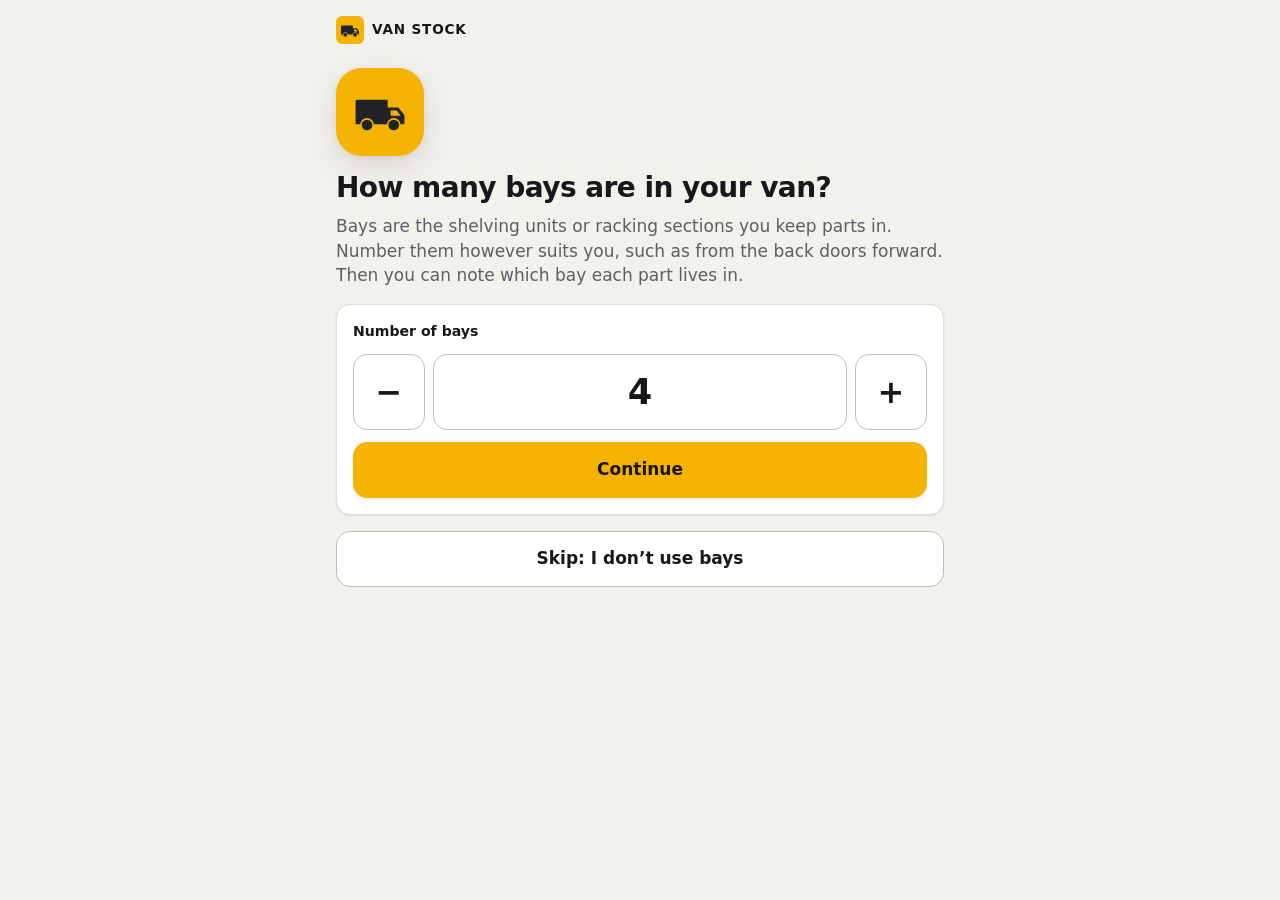
<file: index.html>
<!doctype html>
<html lang="en-GB">
<head>
  <meta charset="utf-8">
  <meta name="viewport" content="width=device-width, initial-scale=1, viewport-fit=cover">
  <title>Van Stock</title>
  <meta name="description" content="Track the parts on your van and record what you use on each job.">
  <meta name="theme-color" content="#f3f1ec" media="(prefers-color-scheme: light)">
  <meta name="theme-color" content="#111417" media="(prefers-color-scheme: dark)">
  <link rel="manifest" href="manifest.webmanifest">
  <link rel="icon" href="favicon.svg" type="image/svg+xml">
  <link rel="apple-touch-icon" href="images/icon-180.png">
  <link rel="stylesheet" href="stylesheet.css">
</head>
<body>
  <main id="app"></main>
  <div id="toast" class="toast" role="status" aria-live="polite" hidden></div>
  <noscript><p class="noscript">Van Stock needs JavaScript switched on.</p></noscript>
  <script src="store.js"></script>
  <script src="starters.js"></script>
  <script src="scanner.js"></script>
  <script src="app.js"></script>
</body>
</html>
</file>
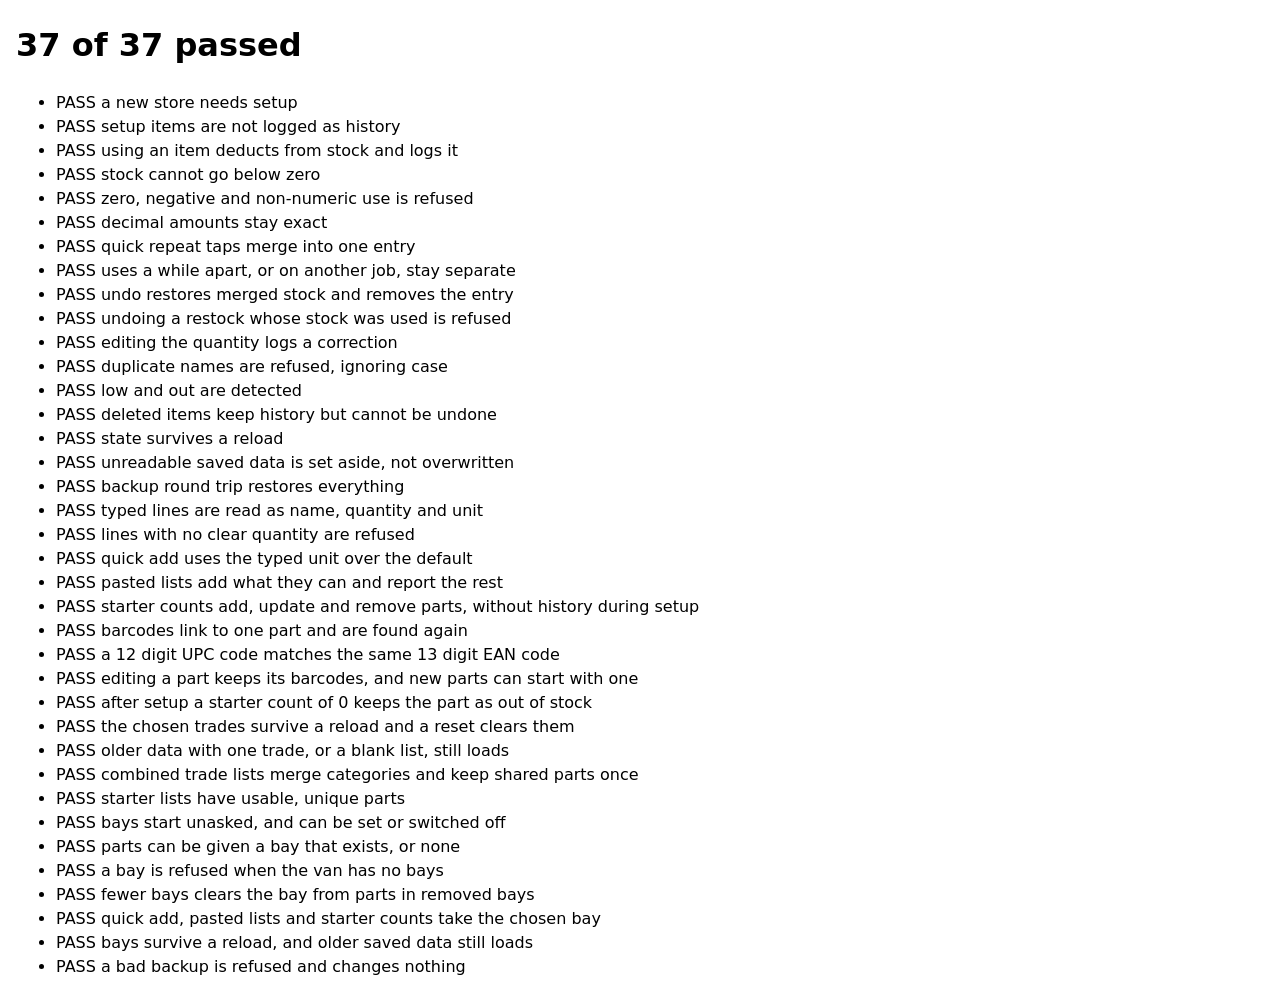
<file: tests/store.test.html>
<!doctype html>
<html lang="en-GB">
<head>
  <meta charset="utf-8">
  <title>Van Stock store tests</title>
  <style>
    body { font: 16px/1.5 system-ui, sans-serif; margin: 16px; }
    .fail { color: #b3261e; font-weight: 700; }
  </style>
</head>
<body>
  <h1 id="summary">Running</h1>
  <ul id="results"></ul>
  <script src="../store.js"></script>
  <script src="../starters.js"></script>
  <script>
    function memoryStorage(initial) {
      const data = new Map(Object.entries(initial || {}));
      return {
        data,
        getItem: (key) => (data.has(key) ? data.get(key) : null),
        setItem: (key, value) => data.set(key, value),
      };
    }

    function setup() {
      const clock = { time: 1000000 };
      const storage = memoryStorage();
      const store = VanStore.createStore(storage, { now: () => clock.time });
      const item = store.addItem({ name: 'Elbow', qty: '10', unit: 'each', category: 'Fittings', low: '3' });
      store.finishSetup();
      return { store, item, clock, storage };
    }

    function equal(actual, expected) {
      if (actual !== expected) throw new Error('expected ' + expected + ', got ' + actual);
    }

    function throwsWith(action, text) {
      try {
        action();
      } catch (err) {
        if (!err.message.includes(text)) throw new Error('wrong error: ' + err.message);
        return;
      }
      throw new Error('expected an error containing "' + text + '"');
    }

    const tests = {
      'a new store needs setup': () => {
        const store = VanStore.createStore(memoryStorage());
        equal(store.state.setupComplete, false);
        throwsWith(() => store.finishSetup(), 'at least one');
      },
      'setup items are not logged as history': () => {
        const { store } = setup();
        equal(store.state.log.length, 0);
      },
      'using an item deducts from stock and logs it': () => {
        const { store, item } = setup();
        store.setJob('14 Elm St');
        const entry = store.useItem(item.id, 3);
        equal(item.qty, 7);
        equal(entry.delta, -3);
        equal(entry.job, '14 Elm St');
      },
      'stock cannot go below zero': () => {
        const { store, item } = setup();
        throwsWith(() => store.useItem(item.id, 11), 'Only 10 left');
        equal(item.qty, 10);
      },
      'zero, negative and non-numeric use is refused': () => {
        const { store, item } = setup();
        throwsWith(() => store.useItem(item.id, 0), 'more than 0');
        throwsWith(() => store.useItem(item.id, -2), 'more than 0');
        throwsWith(() => store.useItem(item.id, 'abc'), 'number');
        throwsWith(() => store.useItem(item.id, ''), 'number');
        equal(item.qty, 10);
      },
      'decimal amounts stay exact': () => {
        const { store } = setup();
        const cable = store.addItem({ name: 'Cable', qty: '0.3', unit: 'm' });
        store.useItem(cable.id, 0.1);
        equal(cable.qty, 0.2);
      },
      'quick repeat taps merge into one entry': () => {
        const { store, item, clock } = setup();
        store.useItem(item.id, 1);
        clock.time += 5000;
        store.useItem(item.id, 1);
        equal(store.state.log.length, 1);
        equal(store.state.log[0].delta, -2);
        equal(item.qty, 8);
      },
      'uses a while apart, or on another job, stay separate': () => {
        const { store, item, clock } = setup();
        store.useItem(item.id, 1);
        clock.time += 61000;
        store.useItem(item.id, 1);
        store.setJob('Other job');
        store.useItem(item.id, 1);
        equal(store.state.log.length, 3);
      },
      'undo restores merged stock and removes the entry': () => {
        const { store, item } = setup();
        store.useItem(item.id, 1);
        const entry = store.useItem(item.id, 2);
        store.undo(entry.id);
        equal(item.qty, 10);
        equal(store.state.log.length, 0);
      },
      'undoing a restock whose stock was used is refused': () => {
        const { store, item, clock } = setup();
        const restock = store.restock(item.id, 5);
        clock.time += 61000;
        store.useItem(item.id, 15);
        throwsWith(() => store.undo(restock.id), 'since been used');
        equal(item.qty, 0);
      },
      'editing the quantity logs a correction': () => {
        const { store, item } = setup();
        store.updateItem(item.id, { ...item, qty: '6' });
        equal(item.qty, 6);
        equal(store.state.log[0].type, 'correction');
        equal(store.state.log[0].delta, -4);
      },
      'duplicate names are refused, ignoring case': () => {
        const { store } = setup();
        throwsWith(() => store.addItem({ name: ' elbow ', qty: 1 }), 'already');
      },
      'low and out are detected': () => {
        const { store, item } = setup();
        equal(store.isLow(item), false);
        store.useItem(item.id, 7);
        equal(store.isLow(item), true);
        equal(store.isOut(item), false);
        store.useItem(item.id, 3);
        equal(store.isOut(item), true);
      },
      'deleted items keep history but cannot be undone': () => {
        const { store, item } = setup();
        const entry = store.useItem(item.id, 1);
        store.deleteItem(item.id);
        equal(store.state.log.length, 1);
        equal(store.canUndo(entry), false);
      },
      'state survives a reload': () => {
        const { store, item, storage } = setup();
        store.useItem(item.id, 4);
        const reopened = VanStore.createStore(storage);
        equal(reopened.state.setupComplete, true);
        equal(reopened.state.items[0].qty, 6);
      },
      'unreadable saved data is set aside, not overwritten': () => {
        const storage = memoryStorage({ 'vans.state.v1': '{broken' });
        const store = VanStore.createStore(storage);
        equal(store.state.setupComplete, false);
        equal(storage.getItem('vans.state.v1.unreadable'), '{broken');
      },
      'backup round trip restores everything': () => {
        const { store, item } = setup();
        store.useItem(item.id, 2);
        const backup = store.exportJson();
        store.reset();
        equal(store.state.items.length, 0);
        store.importJson(backup);
        equal(store.state.items[0].qty, 8);
        equal(store.state.log.length, 1);
      },
      'typed lines are read as name, quantity and unit': () => {
        const cases = [
          ['15mm elbow 12', '15mm elbow', '12', null],
          ['twin and earth 50m', 'twin and earth', '50', 'm'],
          ['Twin and earth 50 metres', 'Twin and earth', '50', 'm'],
          ['12 x 15mm elbow', '15mm elbow', '12', null],
          ['12 15mm elbows', '15mm elbows', '12', null],
          ['12 elbows', 'elbows', '12', null],
          ['50m twin and earth', 'twin and earth', '50', 'm'],
          ['3 boxes wood screws', 'wood screws', '3', 'box'],
          ['2 gang socket 6', '2 gang socket', '6', null],
          ['6 2 gang sockets', '2 gang sockets', '6', null],
          ['Elbow x12', 'Elbow', '12', null],
          ['Elbow, 12', 'Elbow', '12', null],
          ['Elbow - 12', 'Elbow', '12', null],
          ['Elbow\t12', 'Elbow', '12', null],
          ['- PTFE tape 3 rolls', 'PTFE tape', '3', 'roll'],
          ['Blown fuses 0', 'Blown fuses', '0', null],
          ['Cable 2.5mm 7.5m', 'Cable 2.5mm', '7.5', 'm'],
        ];
        cases.forEach(([line, name, qty, unit]) => {
          const parsed = VanStore.parseItemLine(line);
          equal(parsed.name + '|' + parsed.qty + '|' + parsed.unit, name + '|' + qty + '|' + unit);
        });
      },
      'lines with no clear quantity are refused': () => {
        ['15mm elbow', 'Cable 2.5mm', '13A socket', '2 gang socket', '3 way box', '12', '   ', '5 m'].forEach((line) => {
          let refused = false;
          try {
            VanStore.parseItemLine(line);
          } catch (err) {
            refused = true;
          }
          equal(line + ':' + refused, line + ':true');
        });
      },
      'quick add uses the typed unit over the default': () => {
        const { store } = setup();
        equal(store.addFromLine('Cable 50m', { unit: 'box', category: 'A' }).unit, 'm');
        const tee = store.addFromLine('Tee 4', { unit: 'box', category: 'A', low: '1' });
        equal(tee.unit, 'box');
        equal(tee.category, 'A');
        equal(tee.low, 1);
      },
      'pasted lists add what they can and report the rest': () => {
        const { store } = setup();
        const result = store.addLines('Tee 4\r\n\r\nno number\nElbow 3\nCable 50m\n', {});
        equal(result.added.length, 2);
        equal(result.failed.map((f) => f.line).join('|'), 'no number|Elbow 3');
        equal(store.state.items.length, 3);
      },
      'starter counts add, update and remove parts, without history during setup': () => {
        const store = VanStore.createStore(memoryStorage());
        const part = { name: '15mm elbow', unit: 'each', category: 'Fittings' };
        store.setStarterCount(part, 0);
        equal(store.state.items.length, 0);
        store.setStarterCount(part, 3);
        equal(store.findItem('15MM ELBOW').qty, 3);
        equal(store.findItem('15mm elbow').category, 'Fittings');
        store.setStarterCount(part, 5);
        equal(store.state.items.length, 1);
        equal(store.findItem('15mm elbow').qty, 5);
        store.setStarterCount(part, 0);
        equal(store.state.items.length, 0);
        equal(store.state.log.length, 0);
        throwsWith(() => store.setStarterCount(part, 'lots'), 'number');
      },
      'barcodes link to one part and are found again': () => {
        const { store, item } = setup();
        equal(item.barcodes.length, 0);
        store.linkBarcode(item.id, ' 5012345678900 ');
        store.linkBarcode(item.id, '5012345678900');
        equal(item.barcodes.join(), '5012345678900');
        equal(store.findByBarcode('5012345678900').id, item.id);
        equal(store.findByBarcode('9999'), undefined);
        equal(store.findByBarcode(''), undefined);
        const other = store.addItem({ name: 'Tee', qty: 1 });
        throwsWith(() => store.linkBarcode(other.id, '5012345678900'), 'already linked to Elbow');
        throwsWith(() => store.addItem({ name: 'Copy', qty: 1, barcodes: ['5012345678900'] }), 'already linked');
        throwsWith(() => store.linkBarcode(other.id, '  '), 'Scan or type');
        store.unlinkBarcode(item.id, '5012345678900');
        equal(store.findByBarcode('5012345678900'), undefined);
        store.linkBarcode(other.id, '5012345678900');
        equal(store.findByBarcode('5012345678900').id, other.id);
      },
      'a 12 digit UPC code matches the same 13 digit EAN code': () => {
        const { store, item } = setup();
        store.linkBarcode(item.id, '012345678905');
        equal(item.barcodes[0], '0012345678905');
        equal(store.findByBarcode('0012345678905').id, item.id);
        equal(store.findByBarcode('012345678905').id, item.id);
      },
      'editing a part keeps its barcodes, and new parts can start with one': () => {
        const { store, item, storage } = setup();
        store.linkBarcode(item.id, 'ABC-123');
        store.updateItem(item.id, { name: 'Elbow 15mm', qty: 10, unit: 'each' });
        equal(item.barcodes.join(), 'ABC-123');
        const added = store.addFromLine('22mm tee 4', { barcodes: ['5000000000001'] });
        equal(added.barcodes.join(), '5000000000001');
        equal(VanStore.createStore(storage).findByBarcode('ABC-123').name, 'Elbow 15mm');
        const backup = VanStore.createStore(memoryStorage());
        backup.importJson(store.exportJson());
        equal(backup.findByBarcode('5000000000001').name, '22mm tee');
      },
      'after setup a starter count of 0 keeps the part as out of stock': () => {
        const { store } = setup();
        const part = { name: 'Starter part', unit: 'each', category: 'Fittings' };
        const latest = () => store.state.log[store.state.log.length - 1];
        store.setStarterCount(part, 2);
        equal(latest().type, 'added');
        store.setStarterCount(part, 0);
        equal(store.findItem('Starter part').qty, 0);
        equal(latest().type, 'correction');
      },
      'the chosen trades survive a reload and a reset clears them': () => {
        const storage = memoryStorage();
        const store = VanStore.createStore(storage);
        equal(store.state.setupTrades, null);
        store.setSetupTrades(['plumber', 'electrician']);
        equal(VanStore.createStore(storage).state.setupTrades.join(), 'plumber,electrician');
        store.setSetupTrades([]);
        equal(VanStore.createStore(storage).state.setupTrades.length, 0);
        store.reset();
        equal(store.state.setupTrades, null);
      },
      'older data with one trade, or a blank list, still loads': () => {
        const saved = (trade) => memoryStorage({ 'vans.state.v1': JSON.stringify({ items: [], log: [], setupTrade: trade }) });
        equal(VanStore.createStore(saved('plumber')).state.setupTrades.join(), 'plumber');
        equal(VanStore.createStore(saved('blank')).state.setupTrades.length, 0);
        equal(VanStore.createStore(saved(null)).state.setupTrades, null);
      },
      'combined trade lists merge categories and keep shared parts once': () => {
        const a = { categories: [{ name: 'Fittings', parts: [{ name: 'Elbow', unit: 'each', category: 'Fittings' }] },
          { name: 'Tape', parts: [{ name: 'PTFE tape', unit: 'roll', category: 'Tape' }] }] };
        const b = { categories: [{ name: 'Fittings', parts: [{ name: 'Tee', unit: 'each', category: 'Fittings' }] },
          { name: 'Sundries', parts: [{ name: 'ptfe TAPE', unit: 'roll', category: 'Sundries' }] }] };
        const combined = VanStore.combineLists([a, b]);
        equal(combined.map((c) => c.name).join(), 'Fittings,Tape');
        equal(combined[0].parts.map((p) => p.name).join(), 'Elbow,Tee');
        const all = VanStore.combineLists(VanStarters);
        const names = new Set();
        all.forEach((c) => c.parts.forEach((p) => {
          if (names.has(p.name.toLowerCase())) throw new Error('repeats ' + p.name);
          names.add(p.name.toLowerCase());
        }));
      },
      'starter lists have usable, unique parts': () => {
        VanStarters.forEach((trade) => {
          const names = new Set();
          trade.categories.forEach((category) => category.parts.forEach((part) => {
            const lower = part.name.toLowerCase();
            if (names.has(lower)) throw new Error(trade.id + ' repeats ' + part.name);
            names.add(lower);
            if (!VanStore.UNITS.includes(part.unit)) throw new Error(part.name + ' has unit ' + part.unit);
          }));
          if (names.size < 50) throw new Error(trade.id + ' only has ' + names.size + ' parts');
        });
      },
      'bays start unasked, and can be set or switched off': () => {
        const store = VanStore.createStore(memoryStorage());
        equal(store.state.bays, null);
        store.setBays(4);
        equal(store.state.bays, 4);
        store.setBays(0);
        equal(store.state.bays, 0);
        throwsWith(() => store.setBays(-1), 'from 0');
        throwsWith(() => store.setBays(2.5), 'from 0');
        throwsWith(() => store.setBays(101), 'from 0 to 100');
        throwsWith(() => store.setBays(null), 'from 0');
        equal(store.state.bays, 0);
        store.setBays(100);
        const part = store.addItem({ name: 'Back corner part', qty: 1, bay: 100 });
        equal(part.bay, 100);
      },
      'parts can be given a bay that exists, or none': () => {
        const { store } = setup();
        store.setBays(3);
        equal(store.addItem({ name: 'Tee', qty: 2, bay: '2' }).bay, 2);
        equal(store.addItem({ name: 'Valve', qty: 1, bay: '' }).bay, null);
        throwsWith(() => store.addItem({ name: 'Clip', qty: 1, bay: 4 }), '1 to 3');
        throwsWith(() => store.addItem({ name: 'Clip', qty: 1, bay: 'x' }), 'bay');
        const tee = store.findItem('Tee');
        store.updateItem(tee.id, { ...tee, bay: '3' });
        equal(tee.bay, 3);
        throwsWith(() => store.updateItem(tee.id, { ...tee, bay: '9' }), '1 to 3');
        equal(tee.bay, 3);
      },
      'a bay is refused when the van has no bays': () => {
        const { store } = setup();
        throwsWith(() => store.addItem({ name: 'Tee', qty: 1, bay: 1 }), 'bays first');
        store.setBays(0);
        throwsWith(() => store.addItem({ name: 'Tee', qty: 1, bay: 1 }), 'bays first');
      },
      'fewer bays clears the bay from parts in removed bays': () => {
        const { store } = setup();
        store.setBays(4);
        store.addItem({ name: 'A', qty: 1, bay: 1 });
        store.addItem({ name: 'B', qty: 1, bay: 3 });
        store.addItem({ name: 'C', qty: 1, bay: 4 });
        equal(store.setBays(2), 2);
        equal(store.findItem('A').bay, 1);
        equal(store.findItem('B').bay, null);
        equal(store.findItem('C').bay, null);
      },
      'quick add, pasted lists and starter counts take the chosen bay': () => {
        const store = VanStore.createStore(memoryStorage());
        store.setBays(3);
        equal(store.addFromLine('Elbow 12', { bay: '2' }).bay, 2);
        store.addLines('Tee 4\nClip 9', { bay: '3' });
        equal(store.findItem('Clip').bay, 3);
        const part = { name: '15mm copper pipe', unit: 'm', category: 'Pipe' };
        store.setStarterCount({ ...part, bay: '1' }, 10);
        equal(store.findItem('15mm copper pipe').bay, 1);
        store.setStarterCount({ ...part, bay: '2' }, 12);
        equal(store.findItem('15mm copper pipe').bay, 1);
        equal(store.findItem('15mm copper pipe').qty, 12);
      },
      'bays survive a reload, and older saved data still loads': () => {
        const storage = memoryStorage();
        const store = VanStore.createStore(storage);
        store.setBays(2);
        store.addItem({ name: 'Tee', qty: 1, bay: 2 });
        const reopened = VanStore.createStore(storage);
        equal(reopened.state.bays, 2);
        equal(reopened.findItem('Tee').bay, 2);
        const old = memoryStorage({ 'vans.state.v1': JSON.stringify({
          version: 1, setupComplete: true, items: [{ id: 'a', name: 'Tee', qty: 1, unit: 'each', category: '', low: null }],
          log: [], currentJob: '',
        }) });
        const oldStore = VanStore.createStore(old);
        equal(oldStore.state.bays, null);
        equal(oldStore.findItem('Tee').bay, null);
      },
      'a bad backup is refused and changes nothing': () => {
        const { store, item } = setup();
        throwsWith(() => store.importJson('not json'), 'not a Van Stock');
        throwsWith(() => store.importJson('{"items":[{"name":"x","qty":-1}],"log":[]}'), 'not a Van Stock');
        equal(store.state.items[0].id, item.id);
      },
    };

    const results = document.getElementById('results');
    let failed = 0;
    Object.entries(tests).forEach(([name, test]) => {
      const row = document.createElement('li');
      try {
        test();
        row.textContent = 'PASS ' + name;
      } catch (err) {
        failed += 1;
        row.textContent = 'FAIL ' + name + ': ' + err.message;
        row.className = 'fail';
      }
      results.append(row);
    });
    document.getElementById('summary').textContent =
      (Object.keys(tests).length - failed) + ' of ' + Object.keys(tests).length + ' passed';
  </script>
</body>
</html>
</file>
<file: stylesheet.css>
:root {
  color-scheme: light dark;
  --bg: #f3f1ec;
  --surface: #ffffff;
  --surface-2: #efece5;
  --surface-3: #e5e1d7;
  --ink: #16181b;
  --muted: #5a5f66;
  --line: #e3dfd5;
  --line-strong: #c4bfb3;
  --accent: #f5b301;
  --accent-soft: #fff1c7;
  --accent-ink: #1a1400;
  --strong: #1b1e22;
  --strong-ink: #ffffff;
  --danger: #b8322a;
  --danger-soft: #fce8e6;
  --danger-ink: #ffffff;
  --low-bg: #ffecb8;
  --low-ink: #634500;
  --up: #1b7a43;
  --shadow-1: 0 1px 2px rgb(40 32 10 / 0.06), 0 1px 3px rgb(40 32 10 / 0.05);
  --shadow-2: 0 10px 30px rgb(40 32 10 / 0.12), 0 2px 6px rgb(40 32 10 / 0.06);
  --tap: 56px;
  --radius: 14px;
  --radius-sm: 10px;
}

@media (prefers-color-scheme: dark) {
  :root {
    --bg: #111417;
    --surface: #1b1f24;
    --surface-2: #242930;
    --surface-3: #2e343c;
    --ink: #f2f1ec;
    --muted: #a5abb3;
    --line: #2b3138;
    --line-strong: #3f464f;
    --accent-soft: #3b300c;
    --strong: #f2f1ec;
    --strong-ink: #16181b;
    --danger: #ef6b61;
    --danger-soft: #3f1c19;
    --danger-ink: #16181b;
    --low-bg: #4a3906;
    --low-ink: #ffd978;
    --up: #6ad391;
    --shadow-1: 0 1px 2px rgb(0 0 0 / 0.35);
    --shadow-2: 0 12px 32px rgb(0 0 0 / 0.5);
  }
}

* { box-sizing: border-box; }
[hidden] { display: none !important; }

html { -webkit-text-size-adjust: 100%; }

body {
  margin: 0;
  background: var(--bg);
  color: var(--ink);
  font: 400 17px/1.45 system-ui, -apple-system, "Segoe UI", Roboto, Arial, sans-serif;
  -webkit-font-smoothing: antialiased;
  -webkit-tap-highlight-color: transparent;
}

h1, h2, p { margin: 0; }
h1 { font-size: 1.75rem; line-height: 1.15; font-weight: 800; letter-spacing: -0.02em; }
h2 { font-size: 1.15rem; font-weight: 700; letter-spacing: -0.01em; }
ul { list-style: none; margin: 0; padding: 0; }

button, input, select, textarea { font: inherit; color: inherit; }
button { cursor: pointer; }
button:disabled { cursor: default; }

:focus-visible { outline: 3px solid var(--ink); outline-offset: 2px; }

.muted { color: var(--muted); }
.small { font-size: 0.9rem; }

.noscript { padding: 16px; }

/* Layout */
.screen {
  display: flex;
  flex-direction: column;
  gap: 16px;
  width: 100%;
  max-width: 640px;
  margin: 0 auto;
  padding: calc(16px + env(safe-area-inset-top)) 16px 24px;
}

.with-tabs { padding-bottom: calc(104px + env(safe-area-inset-bottom)); }

.brand {
  display: flex;
  align-items: center;
  gap: 8px;
  font-size: 0.85rem;
  font-weight: 800;
  letter-spacing: 0.06em;
  text-transform: uppercase;
}

.brand-mark { display: block; flex: none; width: 28px; height: 28px; }
.brand-mark svg { display: block; width: 100%; height: 100%; }

.top { display: flex; flex-direction: column; gap: 10px; }

.summary { display: flex; flex-wrap: wrap; gap: 6px; }

.summary-pill {
  padding: 3px 10px;
  background: var(--surface-2);
  border-radius: 999px;
  color: var(--muted);
  font-size: 0.85rem;
  font-weight: 600;
}

.summary-pill.is-low { background: var(--low-bg); color: var(--low-ink); }
.summary-pill.is-out { background: var(--danger-soft); color: var(--danger); }

.card {
  display: flex;
  flex-direction: column;
  gap: 12px;
  padding: 16px;
  background: var(--surface);
  border: 1px solid var(--line);
  border-radius: var(--radius);
  box-shadow: var(--shadow-1);
}

.stack { display: flex; flex-direction: column; gap: 10px; }
.stack-wide { display: flex; flex-direction: column; gap: 16px; }

.list { display: flex; flex-direction: column; gap: 18px; }
.list section { display: flex; flex-direction: column; gap: 8px; }

.section-title {
  padding: 0 4px;
  color: var(--muted);
  font-size: 0.78rem;
  font-weight: 700;
  letter-spacing: 0.08em;
  text-transform: uppercase;
}

/* Buttons */
.btn {
  min-height: var(--tap);
  padding: 10px 18px;
  background: var(--surface);
  border: 1px solid var(--line-strong);
  border-radius: var(--radius);
  font-weight: 700;
}

.btn-wide { width: 100%; }
.btn:disabled { color: var(--muted); background: var(--surface-2); border-color: var(--line); }
.btn-primary { background: var(--accent); border-color: var(--accent); color: var(--accent-ink); box-shadow: var(--shadow-1); }
.btn-primary:disabled { background: var(--surface-2); border-color: var(--line); color: var(--muted); box-shadow: none; }
.btn-strong { background: var(--strong); border-color: var(--strong); color: var(--strong-ink); }
.btn-danger { background: var(--danger); border-color: var(--danger); color: var(--danger-ink); }
.btn-quiet-danger { background: transparent; border-color: var(--danger); color: var(--danger); }

/* Forms */
.field { display: flex; flex-direction: column; gap: 6px; flex: 1 1 0; min-width: 0; }
.field > span { font-size: 0.88rem; font-weight: 700; }
.field-row { display: flex; gap: 12px; }

.field input,
.field select,
.search input,
.job-field input,
.quick-line input,
.paste-area {
  width: 100%;
  min-height: 52px;
  padding: 10px 14px;
  background: var(--surface);
  border: 1px solid var(--line-strong);
  border-radius: var(--radius-sm);
  font-size: 1rem;
}

.field input:focus,
.field select:focus,
.search input:focus,
.job-field input:focus,
.quick-line input:focus,
.paste-area:focus,
.count-input:focus,
.stepper-input:focus {
  border-color: var(--ink);
  outline: none;
  box-shadow: 0 0 0 3px var(--accent-soft);
}

.form-error { color: var(--danger); font-weight: 600; }

/* Search fields show a magnifier drawn in the text colour, so it suits both themes. */
.search { position: relative; }

.search::before {
  content: "";
  position: absolute;
  top: 50%;
  left: 14px;
  width: 20px;
  height: 20px;
  margin-top: -10px;
  background: var(--muted);
  -webkit-mask: url("data:image/svg+xml,%3Csvg xmlns='http://www.w3.org/2000/svg' viewBox='0 0 24 24' fill='none' stroke='black' stroke-width='2.2' stroke-linecap='round'%3E%3Ccircle cx='11' cy='11' r='7'/%3E%3Cpath d='m20 20-3.5-3.5'/%3E%3C/svg%3E") center / contain no-repeat;
  mask: url("data:image/svg+xml,%3Csvg xmlns='http://www.w3.org/2000/svg' viewBox='0 0 24 24' fill='none' stroke='black' stroke-width='2.2' stroke-linecap='round'%3E%3Ccircle cx='11' cy='11' r='7'/%3E%3Cpath d='m20 20-3.5-3.5'/%3E%3C/svg%3E") center / contain no-repeat;
  pointer-events: none;
}

.search input { padding-left: 44px; background: var(--surface); }

.job {
  display: flex;
  align-items: flex-end;
  gap: 8px;
  padding: 12px;
  background: var(--accent-soft);
  border-radius: var(--radius);
}

.job-field { display: flex; flex-direction: column; gap: 6px; flex: 1; min-width: 0; }
.job-field > span { font-size: 0.88rem; font-weight: 700; }
.job-field input { border-color: transparent; box-shadow: var(--shadow-1); }

.job-clear {
  min-height: 52px;
  padding: 0 16px;
  background: var(--surface);
  border: 0;
  border-radius: var(--radius-sm);
  box-shadow: var(--shadow-1);
  font-weight: 700;
}

/* Filter chips */
.chips {
  display: flex;
  gap: 8px;
  margin: -2px -16px;
  padding: 2px 16px;
  overflow-x: auto;
  scrollbar-width: none;
}

.chips::-webkit-scrollbar { display: none; }

.chips-wrap { flex-wrap: wrap; margin: 0; padding: 0; overflow: visible; }
.chips-wrap .chip { min-height: 40px; padding: 6px 14px; }

.chip {
  flex: none;
  min-width: 48px;
  min-height: 44px;
  padding: 8px 16px;
  background: var(--surface);
  border: 1px solid var(--line-strong);
  border-radius: 999px;
  font-weight: 700;
}

.chip[aria-pressed="true"] {
  background: var(--strong);
  border-color: var(--strong);
  color: var(--strong-ink);
}

/* Item rows */
.rows { display: flex; flex-direction: column; gap: 8px; }

.row {
  display: flex;
  flex: 1;
  align-items: center;
  justify-content: space-between;
  gap: 12px;
  min-width: 0;
  min-height: 72px;
  padding: 12px 14px 12px 16px;
  background: transparent;
  border: 0;
  text-align: left;
}

.row-plain {
  width: 100%;
  background: var(--surface);
  border: 1px solid var(--line);
  border-radius: var(--radius);
  box-shadow: var(--shadow-1);
}

.row-wrap {
  position: relative;
  display: flex;
  align-items: stretch;
  overflow: hidden;
  background: var(--surface);
  border: 1px solid var(--line);
  border-radius: var(--radius);
  box-shadow: var(--shadow-1);
}

/* A stripe down the left edge marks parts that are low or out. */
.row-wrap.is-low::before,
.row-wrap.is-out::before {
  content: "";
  position: absolute;
  top: 0;
  bottom: 0;
  left: 0;
  width: 4px;
  background: var(--accent);
}

.row-wrap.is-out::before { background: var(--danger); }

.row-main:disabled { color: var(--muted); }

.row-text { display: flex; flex-direction: column; gap: 4px; min-width: 0; }
.row-name { font-weight: 700; overflow-wrap: anywhere; }

.row-meta {
  display: flex;
  flex-wrap: wrap;
  align-items: center;
  gap: 2px 8px;
  color: var(--muted);
  font-size: 0.86rem;
  overflow-wrap: anywhere;
}

.row-meta:empty { display: none; }

.row-qty {
  flex: none;
  font-size: 1.3rem;
  font-weight: 800;
  font-variant-numeric: tabular-nums;
  letter-spacing: -0.01em;
  white-space: nowrap;
}

.delta-up { color: var(--up); }

.tag {
  padding: 1px 8px;
  border-radius: 999px;
  font-size: 0.75rem;
  font-weight: 800;
  letter-spacing: 0.02em;
  line-height: 1.5;
}

.tag-low { background: var(--low-bg); color: var(--low-ink); }
.tag-bay { background: var(--surface-3); color: var(--ink); }
.tag-out { background: var(--danger); color: var(--danger-ink); }

.use-btn,
.restock-btn,
.undo-btn {
  flex: none;
  width: 80px;
  margin: 8px 8px 8px 0;
  border: 0;
  border-radius: var(--radius-sm);
  font-weight: 800;
}

.use-btn { background: var(--accent); color: var(--accent-ink); font-size: 1.05rem; }
.use-btn:active { filter: brightness(0.9); }
.use-btn:disabled { background: var(--surface-2); color: var(--muted); }
.restock-btn, .undo-btn { background: var(--surface-2); font-size: 0.95rem; }

.empty {
  display: flex;
  flex-direction: column;
  align-items: center;
  gap: 14px;
  padding: 40px 16px;
  color: var(--muted);
  text-align: center;
  overflow-wrap: anywhere;
}

.empty-icon {
  display: grid;
  place-items: center;
  width: 64px;
  height: 64px;
  background: var(--surface-2);
  border-radius: 50%;
  color: var(--muted);
}

.empty-icon .icon { height: 28px; }
.empty-icon svg { width: 28px; height: 28px; }

/* First use: choosing a trade */
.hero { display: flex; flex-direction: column; gap: 10px; padding-top: 8px; }

.hero-art {
  display: grid;
  place-items: center;
  width: 88px;
  height: 88px;
  margin-bottom: 6px;
  background: var(--accent);
  border-radius: 26px;
  box-shadow: var(--shadow-2);
}

.hero-art svg { width: 58px; height: 58px; }

.choices { display: flex; flex-direction: column; gap: 10px; }

.choice {
  display: flex;
  align-items: center;
  gap: 14px;
  width: 100%;
  min-height: 76px;
  padding: 12px 16px 12px 12px;
  background: var(--surface);
  border: 1px solid var(--line);
  border-radius: var(--radius);
  box-shadow: var(--shadow-1);
  text-align: left;
}

.choice-icon {
  display: grid;
  flex: none;
  place-items: center;
  width: 52px;
  height: 52px;
  background: var(--accent-soft);
  border-radius: 12px;
  color: var(--ink);
}

.choice-text { display: flex; flex: 1; flex-direction: column; gap: 2px; min-width: 0; }
.choice-title { font-size: 1.08rem; font-weight: 800; }
.choice-meta { color: var(--muted); font-size: 0.88rem; }

.choice-blank { background: transparent; border-style: dashed; border-color: var(--line-strong); box-shadow: none; }
.choice-blank .choice-icon { background: var(--surface-2); }
.choice .chevron { transform: rotate(-45deg); margin: 0 4px 0 0; color: var(--muted); }

/* Trade cards can be picked several at a time, shown with a tick box. */
.choice-pick[aria-pressed="true"] { border-color: var(--accent); box-shadow: 0 0 0 1px var(--accent), var(--shadow-1); }
.choice-pick[aria-pressed="true"] .choice-icon { background: var(--accent); color: var(--accent-ink); }

.choice-check {
  display: grid;
  flex: none;
  place-items: center;
  width: 26px;
  height: 26px;
  border: 2px solid var(--line-strong);
  border-radius: 8px;
}

.choice-pick[aria-pressed="true"] .choice-check { background: var(--accent); border-color: var(--accent); }

.choice-pick[aria-pressed="true"] .choice-check::after {
  content: '';
  width: 6px;
  height: 11px;
  margin-top: -2px;
  border: solid var(--accent-ink);
  border-width: 0 2.5px 2.5px 0;
  transform: rotate(45deg);
}

.choices + .choice-blank { margin-top: 4px; }

/* Bays */
.field-label { font-size: 0.88rem; font-weight: 700; }

.bay-note {
  display: flex;
  flex-wrap: wrap;
  align-items: center;
  gap: 0 8px;
  color: var(--muted);
}

.bay-note .link-btn { align-self: center; color: var(--ink); }

.bay-bar {
  display: flex;
  flex-direction: column;
  gap: 8px;
  padding: 12px;
  background: var(--accent-soft);
  border-radius: var(--radius);
}

.bay-bar select { border-color: transparent; box-shadow: var(--shadow-1); font-weight: 700; }

/* First use: counting parts */
.setup { padding-bottom: 112px; }

.setup-finish {
  position: fixed;
  right: 0;
  bottom: 0;
  left: 0;
  z-index: 5;
  padding: 12px 16px calc(12px + env(safe-area-inset-bottom));
  background: color-mix(in srgb, var(--bg) 88%, transparent);
  border-top: 1px solid var(--line);
  -webkit-backdrop-filter: blur(12px);
  backdrop-filter: blur(12px);
}

.setup-finish .btn { display: block; max-width: 608px; margin: 0 auto; }

/* Quick add */
.quick-add { gap: 8px; padding: 12px; }
.quick-line { display: flex; gap: 8px; }
.quick-line input { flex: 1; min-width: 0; min-height: var(--tap); }
.quick-line .btn { min-width: 72px; }

.quick-feedback { padding: 0 4px; font-weight: 600; overflow-wrap: anywhere; }
.quick-links { display: flex; justify-content: space-between; gap: 8px; }
.quick-more { display: flex; flex-direction: column; gap: 10px; padding: 4px; }

.link-btn {
  align-self: flex-start;
  min-height: 44px;
  padding: 0 4px;
  background: transparent;
  border: 0;
  font-weight: 700;
  text-decoration: underline;
  text-decoration-color: var(--accent);
  text-decoration-thickness: 2px;
  text-underline-offset: 4px;
}

.paste-area { min-height: 180px; font: inherit; color: inherit; resize: vertical; }

/* Starter list categories */
.category-heading { margin: 0; }

.category-toggle {
  display: flex;
  align-items: center;
  gap: 10px;
  width: 100%;
  min-height: 60px;
  padding: 10px 18px;
  background: var(--surface);
  border: 1px solid var(--line);
  border-radius: var(--radius);
  box-shadow: var(--shadow-1);
  font-size: 1.05rem;
  font-weight: 800;
  text-align: left;
}

.category-toggle[aria-expanded="true"] { border-color: var(--line-strong); }
.category-toggle:disabled { cursor: default; color: inherit; }
.category-toggle:disabled .chevron { display: none; }
.category-name { flex: 1; min-width: 0; overflow-wrap: anywhere; }

.category-tally {
  flex: none;
  padding: 2px 10px;
  border-radius: 999px;
  color: var(--muted);
  font-size: 0.85rem;
  font-weight: 600;
  white-space: nowrap;
}

.category-tally.has-count { background: var(--accent); color: var(--accent-ink); font-weight: 800; }

.chevron {
  flex: none;
  width: 10px;
  height: 10px;
  margin: -5px 4px 0;
  border-right: 2.5px solid currentColor;
  border-bottom: 2.5px solid currentColor;
  transform: rotate(45deg);
}

.category-toggle[aria-expanded="true"] .chevron { margin-top: 5px; transform: rotate(-135deg); }

/* Starter list counters */
.part-row {
  display: flex;
  align-items: center;
  justify-content: space-between;
  gap: 10px;
  min-height: 66px;
  padding: 8px 8px 8px 14px;
  background: var(--surface);
  border: 1px solid var(--line);
  border-radius: var(--radius);
}

.part-row.counted {
  background: var(--accent-soft);
  border: 2px solid var(--accent);
  padding: 7px 7px 7px 13px;
}

.counter { display: flex; flex: none; align-items: center; gap: 4px; }

.count-btn {
  width: 46px;
  height: 46px;
  background: var(--surface-2);
  border: 0;
  border-radius: var(--radius-sm);
  font-size: 1.4rem;
  font-weight: 700;
  line-height: 1;
}

.part-row.counted .count-btn:not(:disabled) { background: var(--surface); box-shadow: var(--shadow-1); }
.count-btn:disabled { color: var(--muted); opacity: 0.45; }

.count-input {
  width: 54px;
  height: 46px;
  background: var(--surface);
  border: 1px solid var(--line);
  border-radius: var(--radius-sm);
  font-size: 1.1rem;
  font-weight: 800;
  font-variant-numeric: tabular-nums;
  text-align: center;
}

/* Bottom tabs */
.tabs {
  position: fixed;
  right: 0;
  bottom: 0;
  left: 0;
  z-index: 5;
  display: flex;
  justify-content: center;
  padding: 6px 8px env(safe-area-inset-bottom);
  background: color-mix(in srgb, var(--surface) 90%, transparent);
  border-top: 1px solid var(--line);
  -webkit-backdrop-filter: blur(14px);
  backdrop-filter: blur(14px);
}

.tab {
  position: relative;
  display: flex;
  flex: 1;
  flex-direction: column;
  align-items: center;
  gap: 2px;
  max-width: 160px;
  min-height: 64px;
  padding: 2px 4px 8px;
  background: transparent;
  border: 0;
  color: var(--muted);
  font-size: 0.78rem;
  font-weight: 700;
}

.tab .icon {
  display: grid;
  place-items: center;
  width: 60px;
  height: 32px;
  border-radius: 999px;
}

.tab[aria-current="page"] { color: var(--ink); }
.tab[aria-current="page"] .icon { background: var(--accent-soft); }
.icon { display: block; height: 24px; }
.icon svg { display: block; }

.badge {
  position: absolute;
  top: 0;
  left: calc(50% + 10px);
  min-width: 20px;
  padding: 0 5px;
  background: var(--danger);
  border: 2px solid var(--surface);
  border-radius: 999px;
  color: var(--danger-ink);
  font-size: 0.72rem;
  font-weight: 800;
  line-height: 18px;
  text-align: center;
}

/* Toast */
.toast {
  position: fixed;
  right: 12px;
  bottom: calc(86px + env(safe-area-inset-bottom));
  left: 12px;
  z-index: 20;
  display: flex;
  align-items: center;
  justify-content: space-between;
  gap: 12px;
  max-width: 616px;
  min-height: 56px;
  margin: 0 auto;
  padding: 8px 8px 8px 18px;
  background: var(--strong);
  border-radius: var(--radius);
  box-shadow: var(--shadow-2);
  color: var(--strong-ink);
  font-weight: 600;
}

.toast-text { padding: 4px 8px 4px 0; overflow-wrap: anywhere; }

.toast-action {
  flex: none;
  min-width: 76px;
  min-height: 44px;
  background: var(--accent);
  border: 0;
  border-radius: var(--radius-sm);
  color: var(--accent-ink);
  font-weight: 800;
}

/* Bottom sheets */
.sheet {
  width: 100%;
  max-width: 520px;
  max-height: 90dvh;
  margin: auto auto 0;
  padding: 0;
  overflow-y: auto;
  background: var(--bg);
  border: 0;
  border-radius: 22px 22px 0 0;
  box-shadow: var(--shadow-2);
  color: var(--ink);
}

.sheet::backdrop {
  background: rgb(10 12 14 / 0.5);
  -webkit-backdrop-filter: blur(2px);
  backdrop-filter: blur(2px);
}

.sheet-handle {
  width: 40px;
  height: 5px;
  margin: 10px auto 0;
  background: var(--line-strong);
  border-radius: 999px;
}

.sheet-body,
.sheet-body > form {
  display: flex;
  flex-direction: column;
  gap: 14px;
}

.sheet-body { padding: 14px 16px calc(18px + env(safe-area-inset-bottom)); }
.sheet-body h2 { font-size: 1.3rem; overflow-wrap: anywhere; }

.sheet-actions { display: grid; grid-template-columns: 1fr 2fr; gap: 10px; }

.stepper { display: grid; grid-template-columns: 72px 1fr 72px; gap: 8px; }

.stepper-btn {
  height: 76px;
  background: var(--surface);
  border: 1px solid var(--line-strong);
  border-radius: var(--radius);
  font-size: 2rem;
  font-weight: 600;
  line-height: 1;
}

.stepper-input {
  width: 100%;
  min-width: 0;
  height: 76px;
  background: var(--surface);
  border: 1px solid var(--line-strong);
  border-radius: var(--radius);
  font-size: 2.2rem;
  font-weight: 800;
  font-variant-numeric: tabular-nums;
  text-align: center;
}

.quick { display: flex; flex-wrap: wrap; gap: 8px; }
.quick .chip { flex: 1; }

@media (min-width: 640px) {
  .sheet { margin: auto; border-radius: 22px; }
  .sheet-handle { display: none; }
  .sheet-body { padding-top: 22px; }
}

@media (prefers-reduced-motion: no-preference) {
  .btn, .chip, .use-btn, .restock-btn, .undo-btn, .count-btn, .choice, .category-toggle, .tab .icon {
    transition: transform 90ms ease, background-color 150ms ease, filter 90ms ease;
  }

  .btn:active, .chip:active, .use-btn:active, .count-btn:active, .choice:active, .category-toggle:active {
    transform: scale(0.97);
  }

  .sheet[open] { animation: sheet-up 240ms cubic-bezier(0.2, 0.8, 0.2, 1); }
  .sheet[open]::backdrop { animation: fade-in 200ms ease; }
  .toast:not([hidden]) { animation: toast-in 220ms cubic-bezier(0.2, 0.8, 0.2, 1); }
}

@keyframes sheet-up {
  from { opacity: 0; transform: translateY(40px); }
}

@keyframes fade-in {
  from { opacity: 0; }
}

@keyframes toast-in {
  from { opacity: 0; transform: translateY(12px); }
}

/* Barcodes */
.search-row { display: flex; gap: 8px; }
.search-row .search { flex: 1; min-width: 0; }

.scan-btn {
  display: grid;
  flex: none;
  place-items: center;
  width: 52px;
  min-height: 52px;
  background: var(--strong);
  border-radius: var(--radius-sm);
  color: var(--strong-ink);
}

.btn-icon { display: inline-flex; align-items: center; justify-content: center; gap: 8px; }

.scan-view {
  position: relative;
  overflow: hidden;
  aspect-ratio: 4 / 3;
  background: #000;
  border-radius: var(--radius);
}

.scan-video { width: 100%; height: 100%; object-fit: cover; }

.scan-frame {
  position: absolute;
  inset: 20% 5%;
  border: 3px solid var(--accent);
  border-radius: 12px;
  box-shadow: 0 0 0 999px rgba(0, 0, 0, 0.35);
}

.barcodes { display: flex; flex-direction: column; gap: 8px; }
.barcode-list { display: flex; flex-direction: column; gap: 4px; margin: 0; padding: 0; list-style: none; }
.barcode-list:empty { display: none; }

.barcode-list li {
  display: flex;
  align-items: center;
  justify-content: space-between;
  gap: 8px;
  padding: 6px 12px;
  background: var(--surface-2);
  border-radius: var(--radius-sm);
}

.barcode-code { font-variant-numeric: tabular-nums; letter-spacing: 0.04em; overflow-wrap: anywhere; }
.link-rows:empty { display: none; }
</file>
